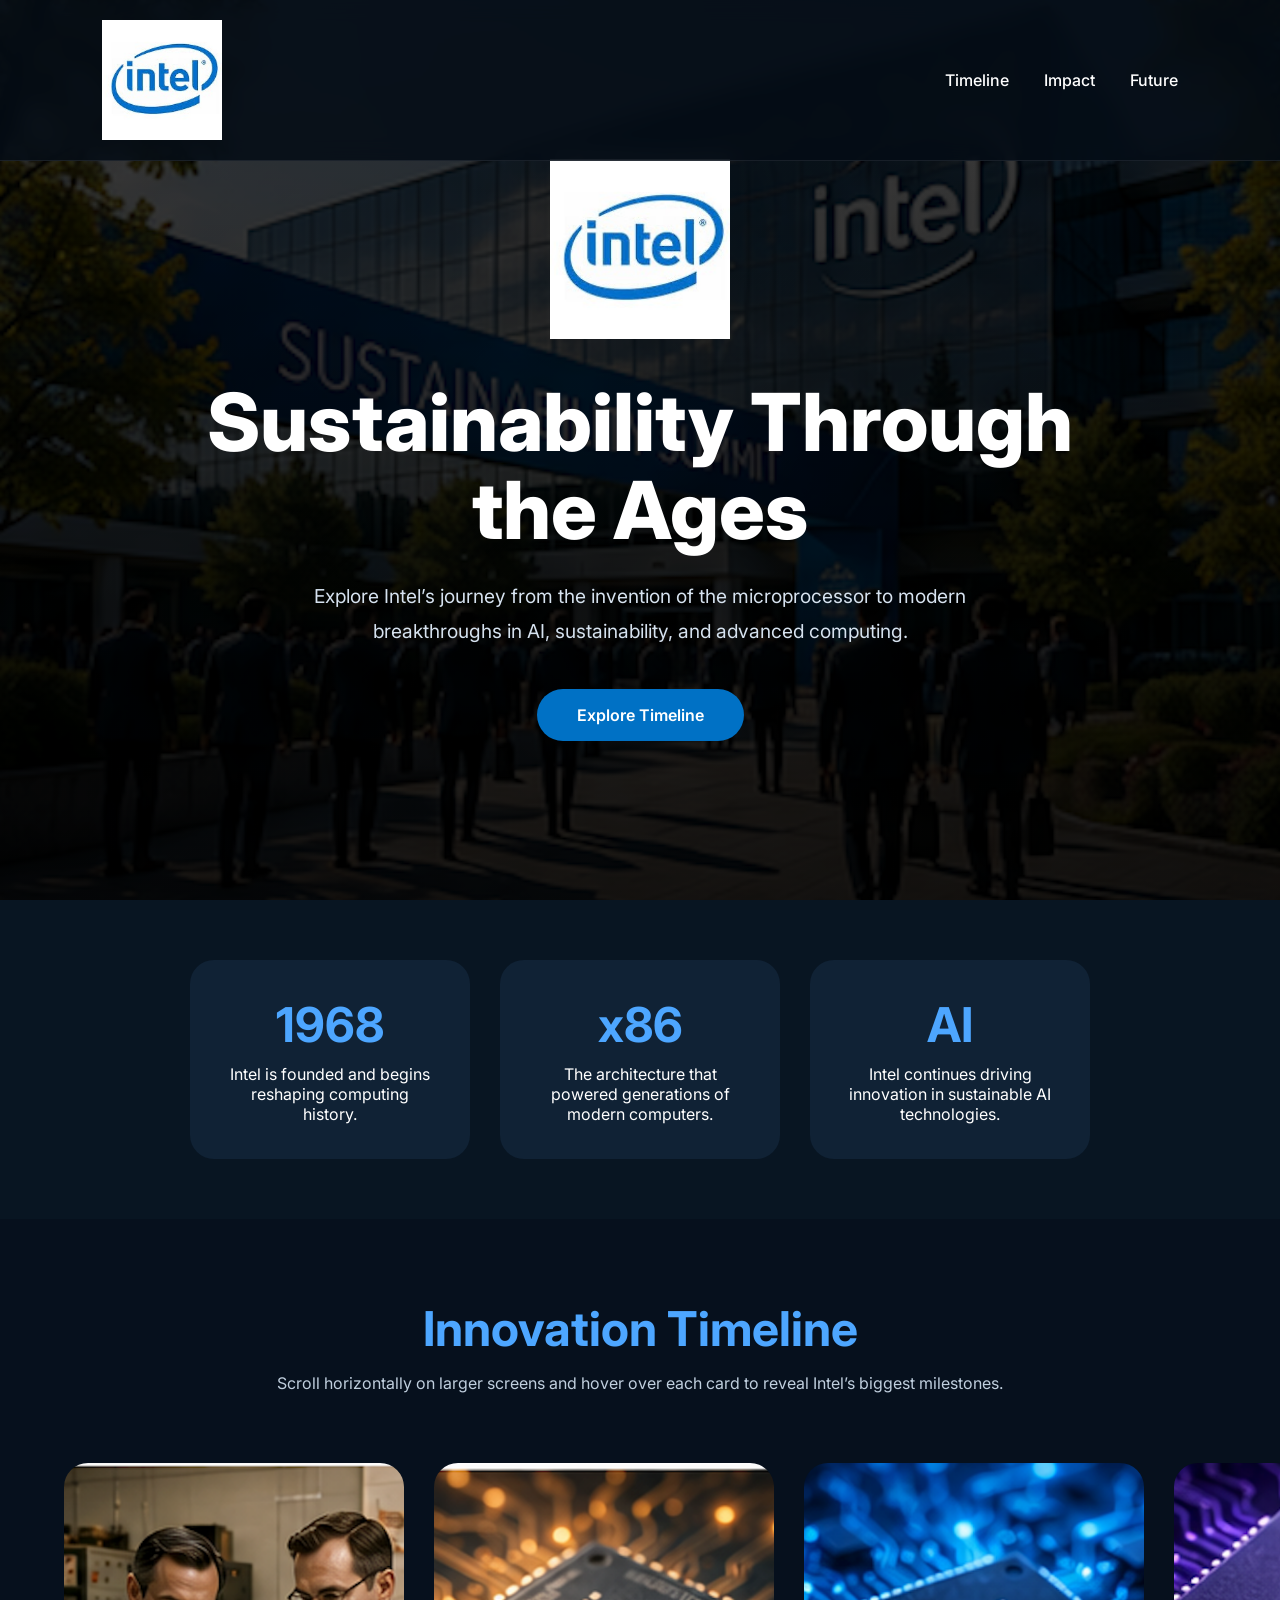
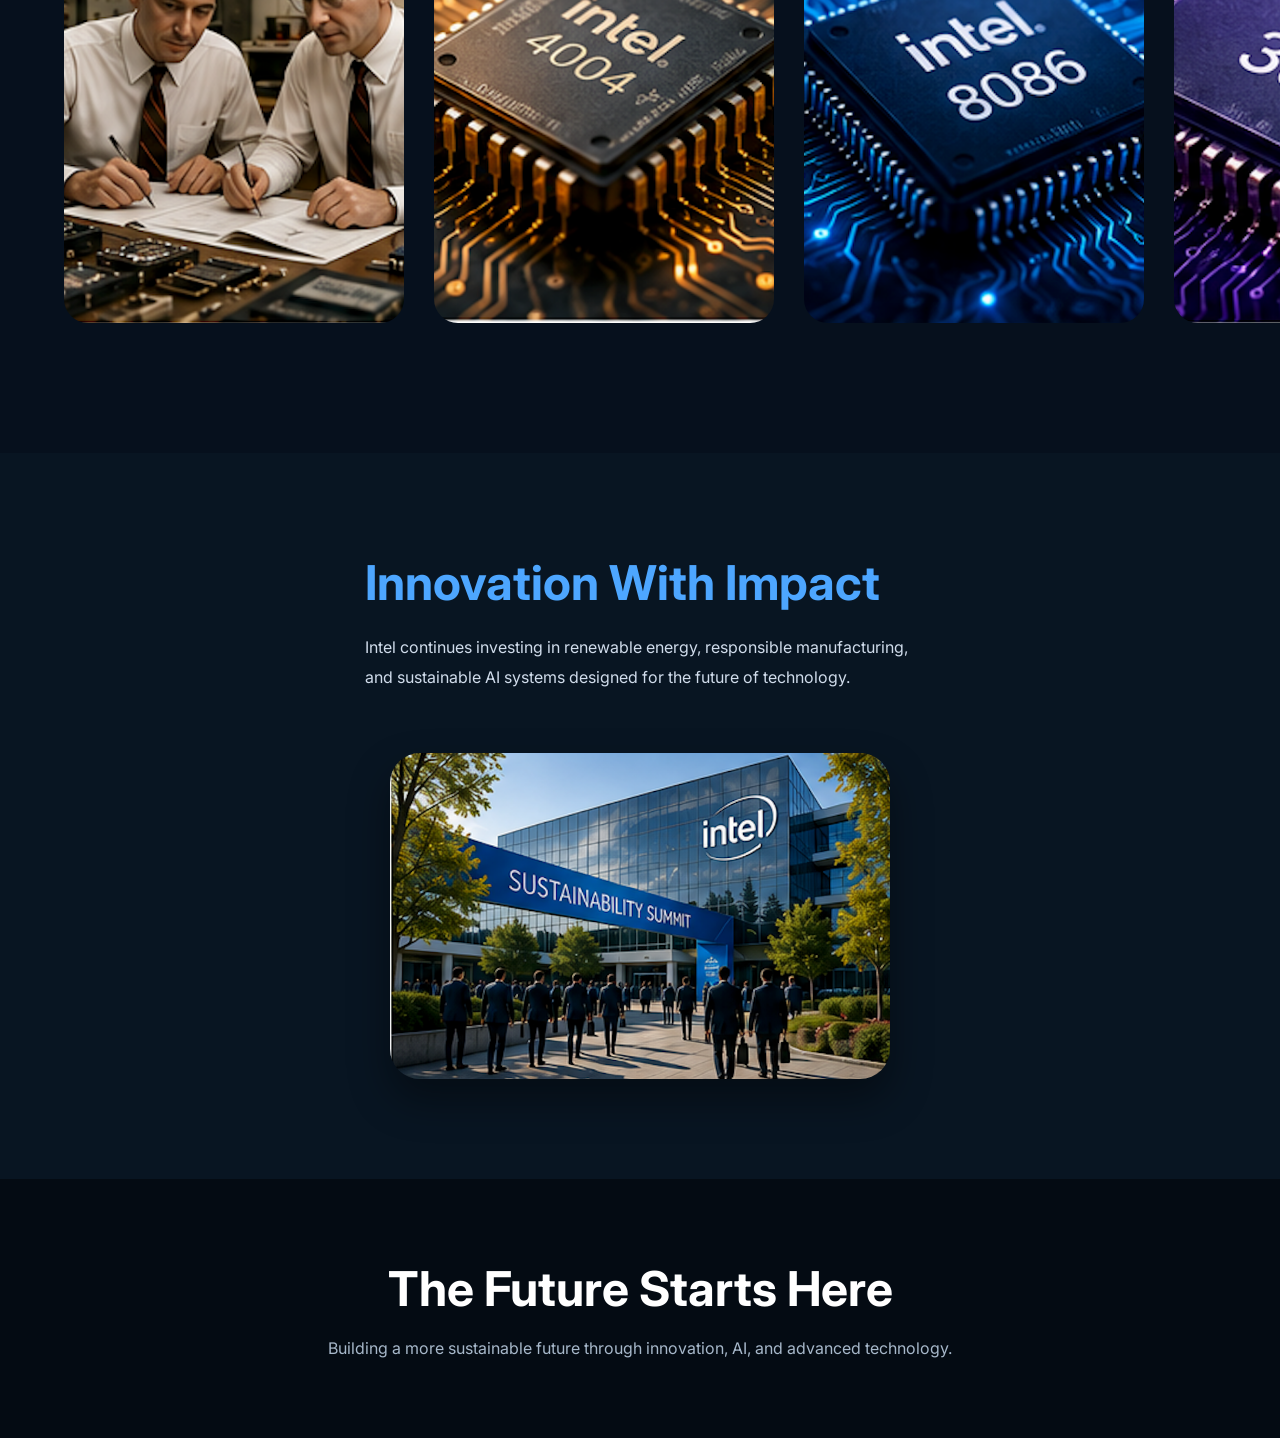
<file: index.html>
<!DOCTYPE html>
<html lang="en">
<head>

  <meta charset="UTF-8">
  <meta name="viewport" content="width=device-width, initial-scale=1.0">

  <title>Intel Sustainability Timeline</title>

  <!-- GOOGLE FONTS -->
  <link rel="preconnect" href="https://fonts.googleapis.com">
  <link rel="preconnect" href="https://fonts.gstatic.com" crossorigin>

  <link href="https://fonts.googleapis.com/css2?family=Inter:wght@300;400;500;600;700;800&display=swap" rel="stylesheet">

  <link rel="stylesheet" href="style.css">

</head>

<body>

  <!-- ================= NAVBAR ================= -->

  <nav class="navbar">

    <div class="nav-logo">
      <img src="img/intel-logo.jpg" alt="Intel Logo">
    </div>

    <ul class="nav-links">

      <li><a href="#timeline">Timeline</a></li>

      <li><a href="#impact">Impact</a></li>

      <li><a href="#future">Future</a></li>

    </ul>

  </nav>

  <!-- ================= HERO ================= -->

  <header class="hero">

    <div class="hero-overlay"></div>

    <div class="hero-content">

      <img
        class="hero-logo"
        src="img/intel-logo.jpg"
        alt="Intel Logo"
      >

      <h1>
        Sustainability Through the Ages
      </h1>

      <p>
        Explore Intel’s journey from the invention of the microprocessor
        to modern breakthroughs in AI, sustainability, and advanced computing.
      </p>

      <a class="hero-btn" href="#timeline">
        Explore Timeline
      </a>

    </div>

  </header>

  <!-- ================= STATS ================= -->

  <section class="stats-section">

    <div class="stat-card">

      <h2>1968</h2>

      <p>
        Intel is founded and begins reshaping computing history.
      </p>

    </div>

    <div class="stat-card">

      <h2>x86</h2>

      <p>
        The architecture that powered generations of modern computers.
      </p>

    </div>

    <div class="stat-card">

      <h2>AI</h2>

      <p>
        Intel continues driving innovation in sustainable AI technologies.
      </p>

    </div>

  </section>

  <!-- ================= TIMELINE ================= -->

  <section class="timeline-section" id="timeline">

    <div class="section-heading">

      <h2>Innovation Timeline</h2>

      <p>
        Scroll horizontally on larger screens and hover over each card
        to reveal Intel’s biggest milestones.
      </p>

    </div>

    <div class="timeline">

      <!-- 1968 -->

      <div class="card">

        <img
          src="img/1968-ai.jpg"
          alt="Intel founded"
        >

        <div class="card-content">

          <span class="year">1968</span>

          <h3>Intel Founded</h3>

          <p>
            Intel begins its journey in semiconductor innovation,
            laying the foundation for modern computing.
          </p>

        </div>

      </div>

      <!-- 1971 -->

      <div class="card">

        <img
          src="img/1971-ai.jpg"
          alt="Intel 4004 processor"
        >

        <div class="card-content">

          <span class="year">1971</span>

          <h3>Intel 4004</h3>

          <p>
            Intel releases the world's first commercial microprocessor,
            changing technology forever.
          </p>

        </div>

      </div>

      <!-- 1978 -->

      <div class="card">

        <img
          src="img/1978-ai.jpg"
          alt="Intel 8086"
        >

        <div class="card-content">

          <span class="year">1978</span>

          <h3>8086 Processor</h3>

          <p>
            The x86 architecture launches and becomes the standard
            for generations of computers.
          </p>

        </div>

      </div>

      <!-- 1985 -->

      <div class="card">

        <img
          src="img/1985-ai.jpg"
          alt="Intel 386"
        >

        <div class="card-content">

          <span class="year">1985</span>

          <h3>Intel 386</h3>

          <p>
            Intel introduces 32-bit processing and advances
            multitasking performance.
          </p>

        </div>

      </div>

      <!-- 2006 -->

      <div class="card">

        <img
          src="img/2006-ai.jpg"
          alt="Intel Core processors"
        >

        <div class="card-content">

          <span class="year">2006</span>

          <h3>Core Processors</h3>

          <p>
            Intel launches the Core processor family focused on
            speed, performance, and energy efficiency.
          </p>

        </div>

      </div>

      <!-- 2020 -->

      <div class="card">

        <img
          src="img/2020-ai.jpg"
          alt="Intel sustainability"
        >

        <div class="card-content">

          <span class="year">2020</span>

          <h3>Sustainability Goals</h3>

          <p>
            Intel increases renewable energy investments and
            commits to reducing environmental impact.
          </p>

        </div>

      </div>

      <!-- 2022 -->

      <div class="card">

        <img
          src="img/2022-ai.jpg"
          alt="Intel manufacturing"
        >

        <div class="card-content">

          <span class="year">2022</span>

          <h3>Advanced Manufacturing</h3>

          <p>
            Intel expands sustainable manufacturing and advances
            next-generation semiconductor production.
          </p>

        </div>

      </div>

      <!-- 2023 -->

      <div class="card">

        <img
          src="img/2023-ai.jpg"
          alt="Intel AI innovation"
        >

        <div class="card-content">

          <span class="year">2023</span>

          <h3>AI Innovation</h3>

          <p>
            Intel accelerates AI development focused on efficiency,
            performance, and responsible computing.
          </p>

        </div>

      </div>

      <!-- 2024 -->

      <div class="card">

        <img
          src="img/2024-ai.jpg"
          alt="Intel future technology"
        >

        <div class="card-content">

          <span class="year">2024</span>

          <h3>The Future Forward</h3>

          <p>
            Intel continues building a smarter and more sustainable
            future powered by AI innovation.
          </p>

        </div>

      </div>

    </div>

  </section>

  <!-- ================= IMPACT SECTION ================= -->

  <section class="impact-section" id="impact">

    <div class="impact-text">

      <h2>Innovation With Impact</h2>

      <p>
        Intel continues investing in renewable energy,
        responsible manufacturing, and sustainable AI systems
        designed for the future of technology.
      </p>

    </div>

    <img
      class="impact-image"
      src="img/2024-ai.jpg"
      alt="Intel sustainability future"
    >

  </section>

  <!-- ================= FOOTER ================= -->

  <footer id="future">

    <h2>
      The Future Starts Here
    </h2>

    <p>
      Building a more sustainable future through innovation,
      AI, and advanced technology.
    </p>

  </footer>

</body>
</html>
</file>
<file: style.css>
*{
    margin:0;
    padding:0;
    box-sizing:border-box;
}

html{
    scroll-behavior:smooth;
}

body{
    font-family:'Inter', sans-serif;
    background:#06101d;
    color:white;
    overflow-x:hidden;
}

/* ================= NAVBAR ================= */

.navbar{
    position:fixed;
    top:0;
    left:0;
    width:100%;
    z-index:1000;

    display:flex;
    justify-content:space-between;
    align-items:center;

    padding:20px 8%;

    background:rgba(4,12,22,0.85);
    backdrop-filter:blur(10px);

    border-bottom:1px solid rgba(255,255,255,0.08);
}

.nav-logo img{
    width:120px;
    display:block;
}

.nav-links{
    display:flex;
    gap:35px;
    list-style:none;
}

.nav-links a{
    color:white;
    text-decoration:none;
    font-weight:500;
    transition:0.3s;
}

.nav-links a:hover{
    color:#4da6ff;
}

/* ================= HERO ================= */

.hero{
    position:relative;

    min-height:100vh;

    display:flex;
    justify-content:center;
    align-items:center;

    text-align:center;

    padding:120px 20px;

    background:
    linear-gradient(
        rgba(0,0,0,0.7),
        rgba(0,0,0,0.82)
    ),
    url("img/2024-ai.jpg");

    background-size:cover;
    background-position:center;
}

.hero-overlay{
    position:absolute;
    inset:0;

    background:
    linear-gradient(
        rgba(0,0,0,0.2),
        rgba(0,0,0,0.4)
    );
}

.hero-content{
    position:relative;
    z-index:2;
    max-width:900px;
}

.hero-logo{
    width:180px;
    margin-bottom:35px;
}

.hero h1{
    font-size:5rem;
    line-height:1.1;
    margin-bottom:25px;
    font-weight:800;
}

.hero p{
    color:#d6e2ef;
    line-height:1.8;
    font-size:1.2rem;

    max-width:750px;
    margin:auto auto 40px;
}

.hero-btn{
    display:inline-block;

    text-decoration:none;

    background:#0071c5;
    color:white;

    padding:16px 40px;

    border-radius:40px;

    font-weight:600;

    transition:0.4s;
}

.hero-btn:hover{
    transform:translateY(-4px) scale(1.05);

    background:#1596ff;

    box-shadow:0 15px 30px rgba(0,119,255,0.35);
}

/* ================= STATS ================= */

.stats-section{
    display:flex;
    justify-content:center;
    gap:30px;

    padding:60px 8%;

    background:#081522;

    flex-wrap:wrap;
}

.stat-card{
    background:#102235;

    padding:35px;

    border-radius:24px;

    width:280px;

    text-align:center;

    transition:0.4s;
}

.stat-card:hover{
    transform:translateY(-8px);

    box-shadow:0 15px 30px rgba(0,119,255,0.3);
}

.stat-card h2{
    color:#4da6ff;
    font-size:3rem;
    margin-bottom:10px;
}

/* ================= SECTION ================= */

.timeline-section{
    padding:80px 0;
    background:#06101d;
}

.section-heading{
    text-align:center;
    margin-bottom:50px;
}

.section-heading h2{
    font-size:3rem;
    margin-bottom:15px;
    color:#4da6ff;
}

.section-heading p{
    color:#c0cfde;
}

/* ================= TIMELINE ================= */

.timeline{
    display:grid;

    grid-auto-flow:column;
    grid-auto-columns:340px;

    gap:30px;

    overflow-x:auto;
    overflow-y:hidden;

    padding:20px 5% 50px;

    scroll-snap-type:x mandatory;
}

/* ================= SCROLLBAR ================= */

.timeline::-webkit-scrollbar{
    height:10px;
}

.timeline::-webkit-scrollbar-track{
    background:#102235;
}

.timeline::-webkit-scrollbar-thumb{
    background:#4da6ff;
    border-radius:20px;
}

/* ================= CARD ================= */

.card{
    position:relative;

    height:460px;

    border-radius:24px;

    overflow:hidden;

    scroll-snap-align:center;

    transition:0.4s ease;

    cursor:pointer;
}

.card:hover{
    transform:
    translateY(-10px)
    scale(1.03);

    box-shadow:
    0 20px 40px rgba(0,119,255,0.35);
}

.card img{
    width:100%;
    height:100%;
    object-fit:cover;

    transition:0.4s ease;
}

.card:hover img{
    transform:scale(1.08);
    filter:brightness(0.45);
}

/* ================= CARD CONTENT ================= */

.card-content{
    position:absolute;
    inset:0;

    display:flex;
    flex-direction:column;
    justify-content:flex-end;

    padding:30px;

    background:
    linear-gradient(
        to top,
        rgba(0,0,0,0.95) 15%,
        rgba(0,0,0,0.4) 55%,
        transparent 100%
    );

    opacity:0;

    transform:translateY(35px);

    transition:0.4s ease;
}

.card:hover .card-content{
    opacity:1;
    transform:translateY(0);
}

.year{
    display:inline-block;

    background:#0071c5;

    padding:8px 18px;

    border-radius:30px;

    margin-bottom:18px;

    font-weight:600;

    width:fit-content;
}

.card-content h3{
    font-size:1.7rem;
    margin-bottom:15px;
}

.card-content p{
    color:#c6d4e2;
    line-height:1.7;
}

/* ================= IMPACT SECTION ================= */

.impact-section{
    display:flex;
    align-items:center;
    justify-content:center;
    gap:60px;

    padding:100px 8%;

    background:#081522;

    flex-wrap:wrap;
}

.impact-text{
    max-width:550px;
}

.impact-text h2{
    font-size:3rem;
    margin-bottom:20px;
    color:#4da6ff;
}

.impact-text p{
    line-height:1.9;
    color:#d0dceb;
}

.impact-image{
    width:500px;
    border-radius:30px;

    transition:0.4s;

    box-shadow:0 20px 40px rgba(0,0,0,0.4);
}

.impact-image:hover{
    transform:scale(1.03);

    box-shadow:0 20px 40px rgba(0,119,255,0.25);
}

/* ================= FOOTER ================= */

footer{
    text-align:center;

    padding:80px 20px;

    background:#040b13;
}

footer h2{
    font-size:3rem;
    margin-bottom:20px;
}

footer p{
    color:#a7b8ca;
}

/* ================= MOBILE ================= */

@media(max-width:768px){

    .navbar{
        flex-direction:column;
        gap:15px;
    }

    .hero h1{
        font-size:3rem;
    }

    .hero p{
        font-size:1rem;
    }

    /* STACK TIMELINE VERTICALLY */

    .timeline{
        display:flex;
        flex-direction:column;

        overflow-x:hidden;

        align-items:center;
    }

    .card{
        width:90%;
        height:400px;
    }

    /* SHOW CONTENT ON MOBILE */

    .card-content{
        opacity:1;
        transform:translateY(0);
    }

    .impact-image{
        width:100%;
    }

}
</file>
